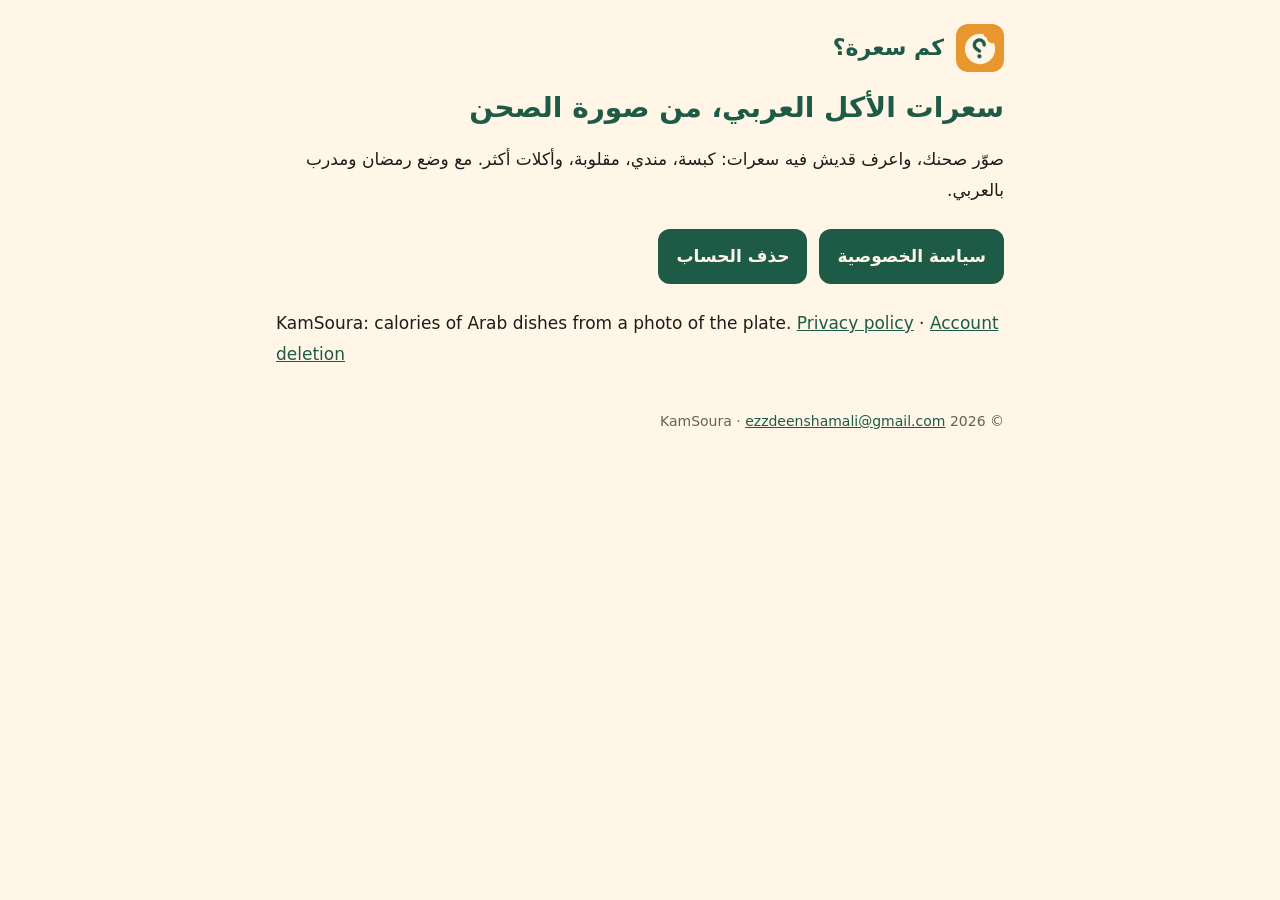
<file: index.html>
<!doctype html>
<html lang="ar" dir="rtl">
<head>
  <meta charset="utf-8">
  <meta name="viewport" content="width=device-width, initial-scale=1">
  <title>كم سعرة؟</title>
  <meta name="description" content="كم سعرة؟ (KamSoura): سعرات الأكل العربي من صورة الصحن.">
  <link rel="icon" href="kamsoura-icon.png">
  <link rel="stylesheet" href="style.css">
</head>
<body>
<main>
  <header class="brand">
    <img src="kamsoura-icon.png" alt="">
    <a href="./">كم سعرة؟</a>
  </header>

  <h1>سعرات الأكل العربي، من صورة الصحن</h1>
  <p>صوّر صحنك، واعرف قديش فيه سعرات: كبسة، مندي، مقلوبة، وأكلات أكثر. مع وضع رمضان ومدرب بالعربي.</p>

  <nav class="links">
    <a href="privacy.html">سياسة الخصوصية</a>
    <a href="delete-account.html">حذف الحساب</a>
  </nav>

  <p lang="en">KamSoura: calories of Arab dishes from a photo of the plate.
    <a href="privacy.html#english">Privacy policy</a> ·
    <a href="delete-account.html#english">Account deletion</a></p>

  <footer>© 2026 KamSoura · <a href="mailto:ezzdeenshamali@gmail.com">ezzdeenshamali@gmail.com</a></footer>
</main>
</body>
</html>
</file>
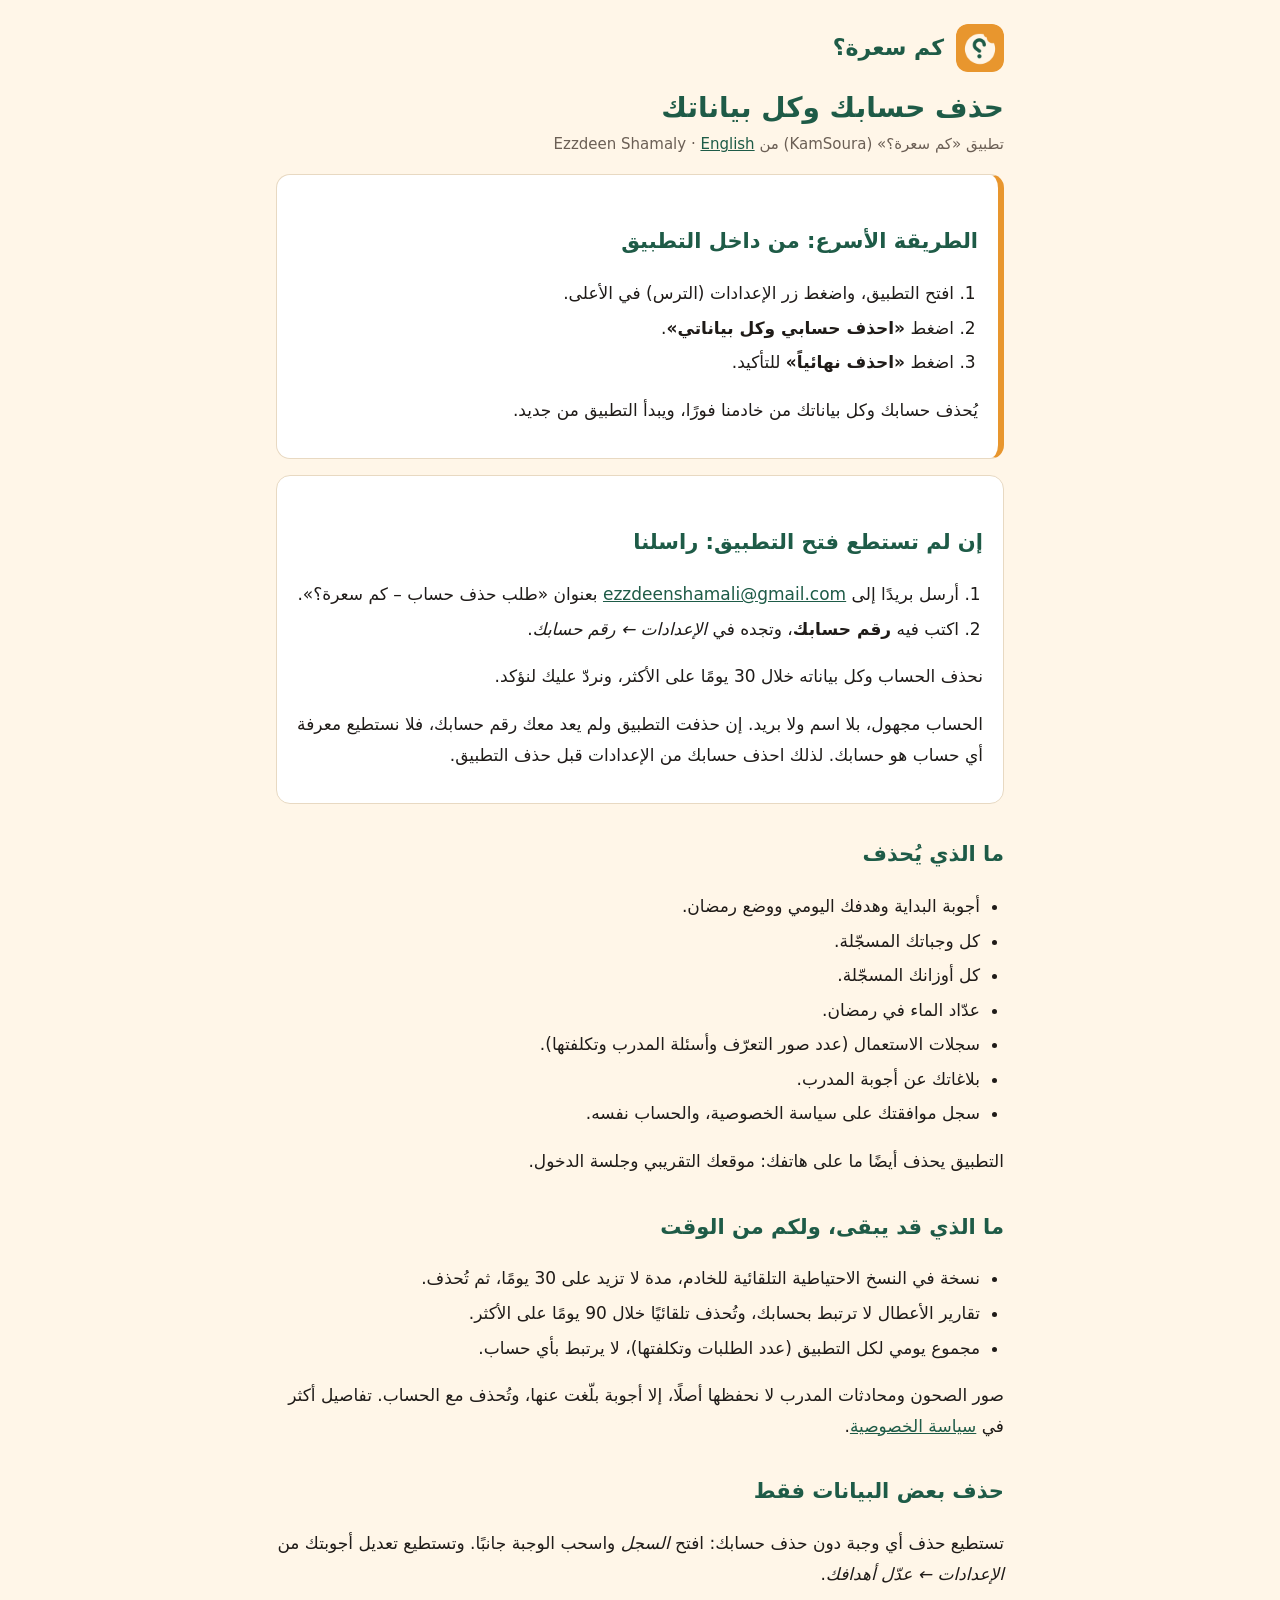
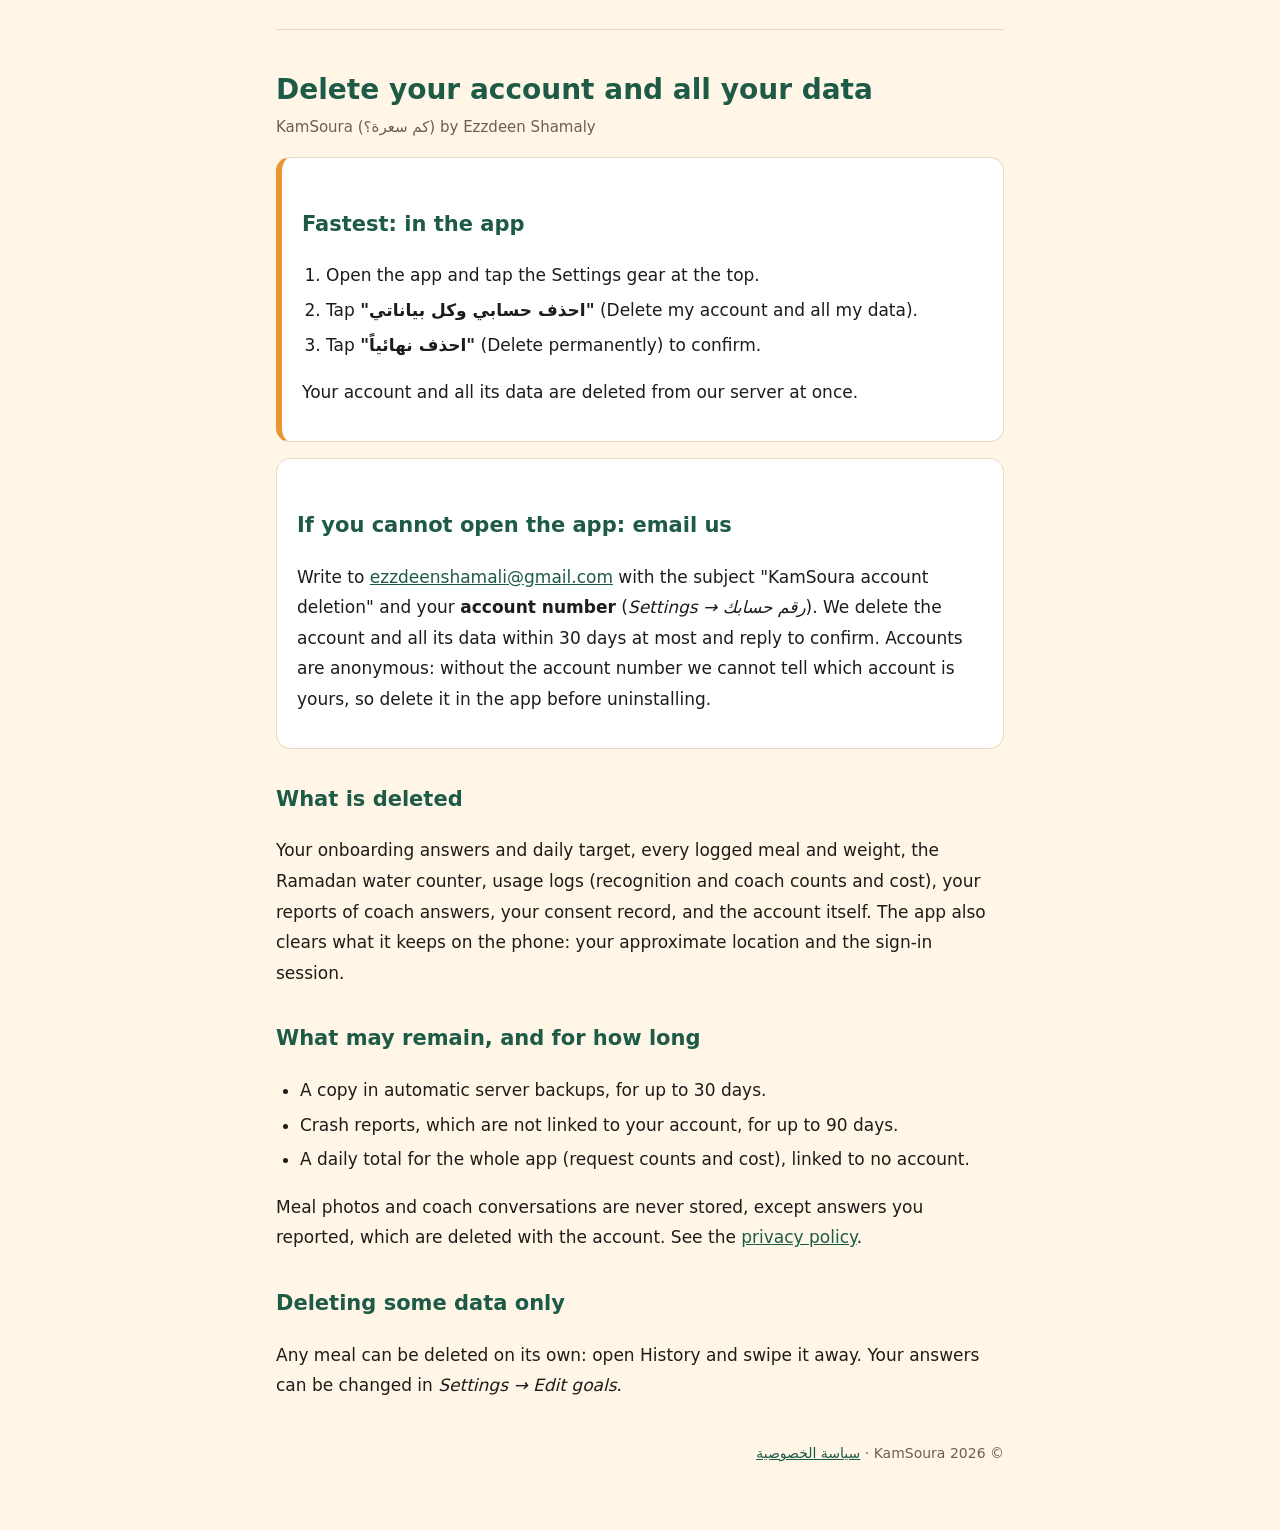
<file: delete-account.html>
<!doctype html>
<html lang="ar" dir="rtl">
<head>
  <meta charset="utf-8">
  <meta name="viewport" content="width=device-width, initial-scale=1">
  <title>حذف الحساب – كم سعرة؟</title>
  <meta name="description" content="كيف تحذف حسابك وكل بياناتك من تطبيق كم سعرة؟ (KamSoura).">
  <link rel="icon" href="kamsoura-icon.png">
  <link rel="stylesheet" href="style.css">
</head>
<body>
<main>
  <header class="brand">
    <img src="kamsoura-icon.png" alt="">
    <a href="./">كم سعرة؟</a>
  </header>

  <h1>حذف حسابك وكل بياناتك</h1>
  <p class="meta">تطبيق «كم سعرة؟» (KamSoura) من Ezzdeen Shamaly · <a href="#english">English</a></p>

  <div class="card highlight">
    <h2>الطريقة الأسرع: من داخل التطبيق</h2>
    <ol>
      <li>افتح التطبيق، واضغط زر الإعدادات (الترس) في الأعلى.</li>
      <li>اضغط <strong>«احذف حسابي وكل بياناتي»</strong>.</li>
      <li>اضغط <strong>«احذف نهائياً»</strong> للتأكيد.</li>
    </ol>
    <p>يُحذف حسابك وكل بياناتك من خادمنا فورًا، ويبدأ التطبيق من جديد.</p>
  </div>

  <div class="card">
    <h2>إن لم تستطع فتح التطبيق: راسلنا</h2>
    <ol>
      <li>أرسل بريدًا إلى <a href="mailto:ezzdeenshamali@gmail.com?subject=%D8%B7%D9%84%D8%A8%20%D8%AD%D8%B0%D9%81%20%D8%AD%D8%B3%D8%A7%D8%A8%20%E2%80%93%20%D9%83%D9%85%20%D8%B3%D8%B9%D8%B1%D8%A9%D8%9F">ezzdeenshamali@gmail.com</a>
        بعنوان «طلب حذف حساب – كم سعرة؟».</li>
      <li>اكتب فيه <strong>رقم حسابك</strong>، وتجده في <em>الإعدادات ← رقم حسابك</em>.</li>
    </ol>
    <p>نحذف الحساب وكل بياناته خلال 30 يومًا على الأكثر، ونردّ عليك لنؤكد.</p>
    <p>
      الحساب مجهول، بلا اسم ولا بريد. إن حذفت التطبيق ولم يعد معك رقم حسابك، فلا نستطيع معرفة أي
      حساب هو حسابك. لذلك احذف حسابك من الإعدادات قبل حذف التطبيق.
    </p>
  </div>

  <h2>ما الذي يُحذف</h2>
  <ul>
    <li>أجوبة البداية وهدفك اليومي ووضع رمضان.</li>
    <li>كل وجباتك المسجّلة.</li>
    <li>كل أوزانك المسجّلة.</li>
    <li>عدّاد الماء في رمضان.</li>
    <li>سجلات الاستعمال (عدد صور التعرّف وأسئلة المدرب وتكلفتها).</li>
    <li>بلاغاتك عن أجوبة المدرب.</li>
    <li>سجل موافقتك على سياسة الخصوصية، والحساب نفسه.</li>
  </ul>
  <p>
    التطبيق يحذف أيضًا ما على هاتفك: موقعك التقريبي وجلسة الدخول.
  </p>

  <h2>ما الذي قد يبقى، ولكم من الوقت</h2>
  <ul>
    <li>نسخة في النسخ الاحتياطية التلقائية للخادم، مدة لا تزيد على 30 يومًا، ثم تُحذف.</li>
    <li>تقارير الأعطال لا ترتبط بحسابك، وتُحذف تلقائيًا خلال 90 يومًا على الأكثر.</li>
    <li>مجموع يومي لكل التطبيق (عدد الطلبات وتكلفتها)، لا يرتبط بأي حساب.</li>
  </ul>
  <p>صور الصحون ومحادثات المدرب لا نحفظها أصلًا، إلا أجوبة بلّغت عنها، وتُحذف مع الحساب. تفاصيل أكثر في <a href="privacy.html">سياسة الخصوصية</a>.</p>

  <h2>حذف بعض البيانات فقط</h2>
  <p>
    تستطيع حذف أي وجبة دون حذف حسابك: افتح <em>السجل</em> واسحب الوجبة جانبًا. وتستطيع تعديل
    أجوبتك من <em>الإعدادات ← عدّل أهدافك</em>.
  </p>

  <hr>

  <section id="english" lang="en">
    <h1>Delete your account and all your data</h1>
    <p class="meta">KamSoura (كم سعرة؟) by Ezzdeen Shamaly</p>

    <div class="card highlight">
      <h2>Fastest: in the app</h2>
      <ol>
        <li>Open the app and tap the Settings gear at the top.</li>
        <li>Tap <strong>"احذف حسابي وكل بياناتي"</strong> (Delete my account and all my data).</li>
        <li>Tap <strong>"احذف نهائياً"</strong> (Delete permanently) to confirm.</li>
      </ol>
      <p>Your account and all its data are deleted from our server at once.</p>
    </div>

    <div class="card">
      <h2>If you cannot open the app: email us</h2>
      <p>
        Write to <a href="mailto:ezzdeenshamali@gmail.com?subject=KamSoura%20account%20deletion">ezzdeenshamali@gmail.com</a>
        with the subject "KamSoura account deletion" and your <strong>account number</strong>
        (<em>Settings → رقم حسابك</em>). We delete the account and all its data within 30 days at
        most and reply to confirm. Accounts are anonymous: without the account number we cannot
        tell which account is yours, so delete it in the app before uninstalling.
      </p>
    </div>

    <h2>What is deleted</h2>
    <p>
      Your onboarding answers and daily target, every logged meal and weight, the Ramadan water
      counter, usage logs (recognition and coach counts and cost), your reports of coach
      answers, your consent record, and the account itself. The app also clears what it keeps on the phone: your approximate location
      and the sign-in session.
    </p>

    <h2>What may remain, and for how long</h2>
    <ul>
      <li>A copy in automatic server backups, for up to 30 days.</li>
      <li>Crash reports, which are not linked to your account, for up to 90 days.</li>
      <li>A daily total for the whole app (request counts and cost), linked to no account.</li>
    </ul>
    <p>Meal photos and coach conversations are never stored, except answers you reported,
      which are deleted with the account. See the
      <a href="privacy.html#english">privacy policy</a>.</p>

    <h2>Deleting some data only</h2>
    <p>Any meal can be deleted on its own: open History and swipe it away. Your answers can be
      changed in <em>Settings → Edit goals</em>.</p>
  </section>

  <footer>© 2026 KamSoura · <a href="privacy.html">سياسة الخصوصية</a></footer>
</main>
</body>
</html>
</file>
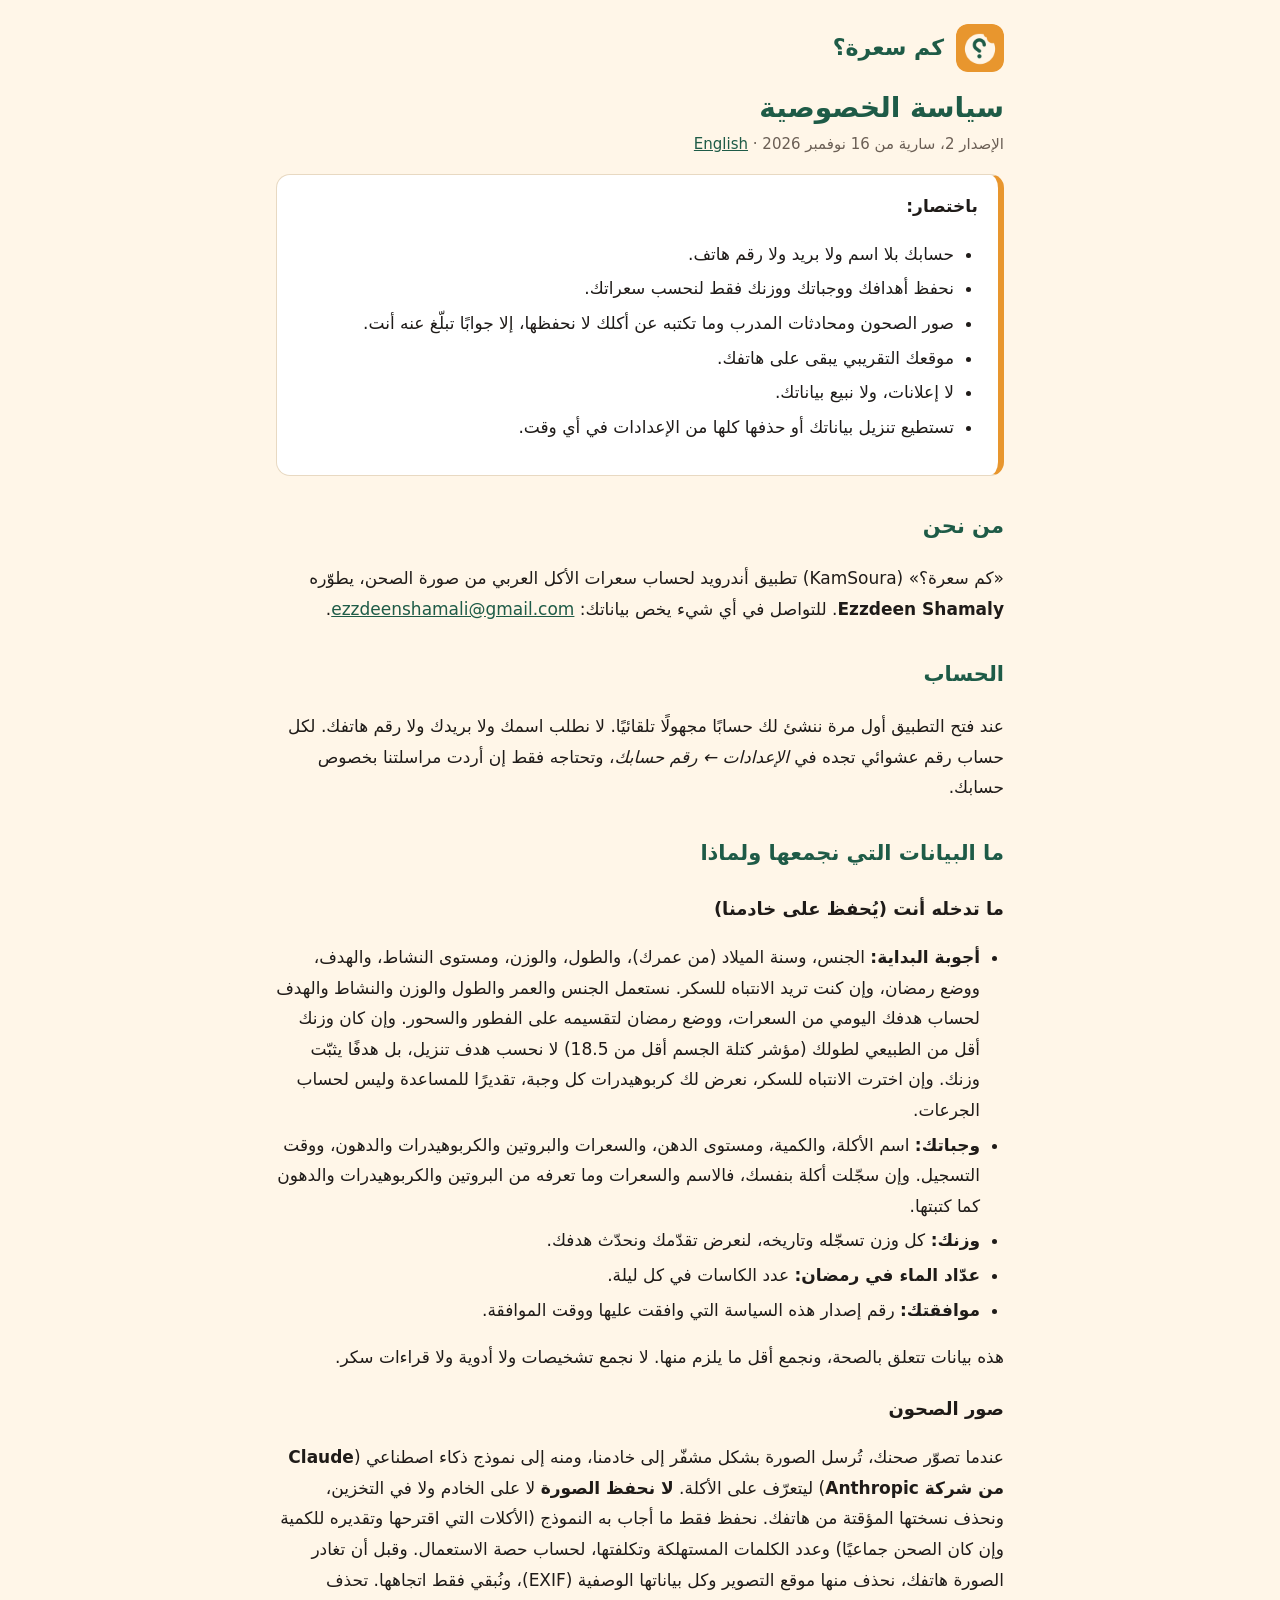
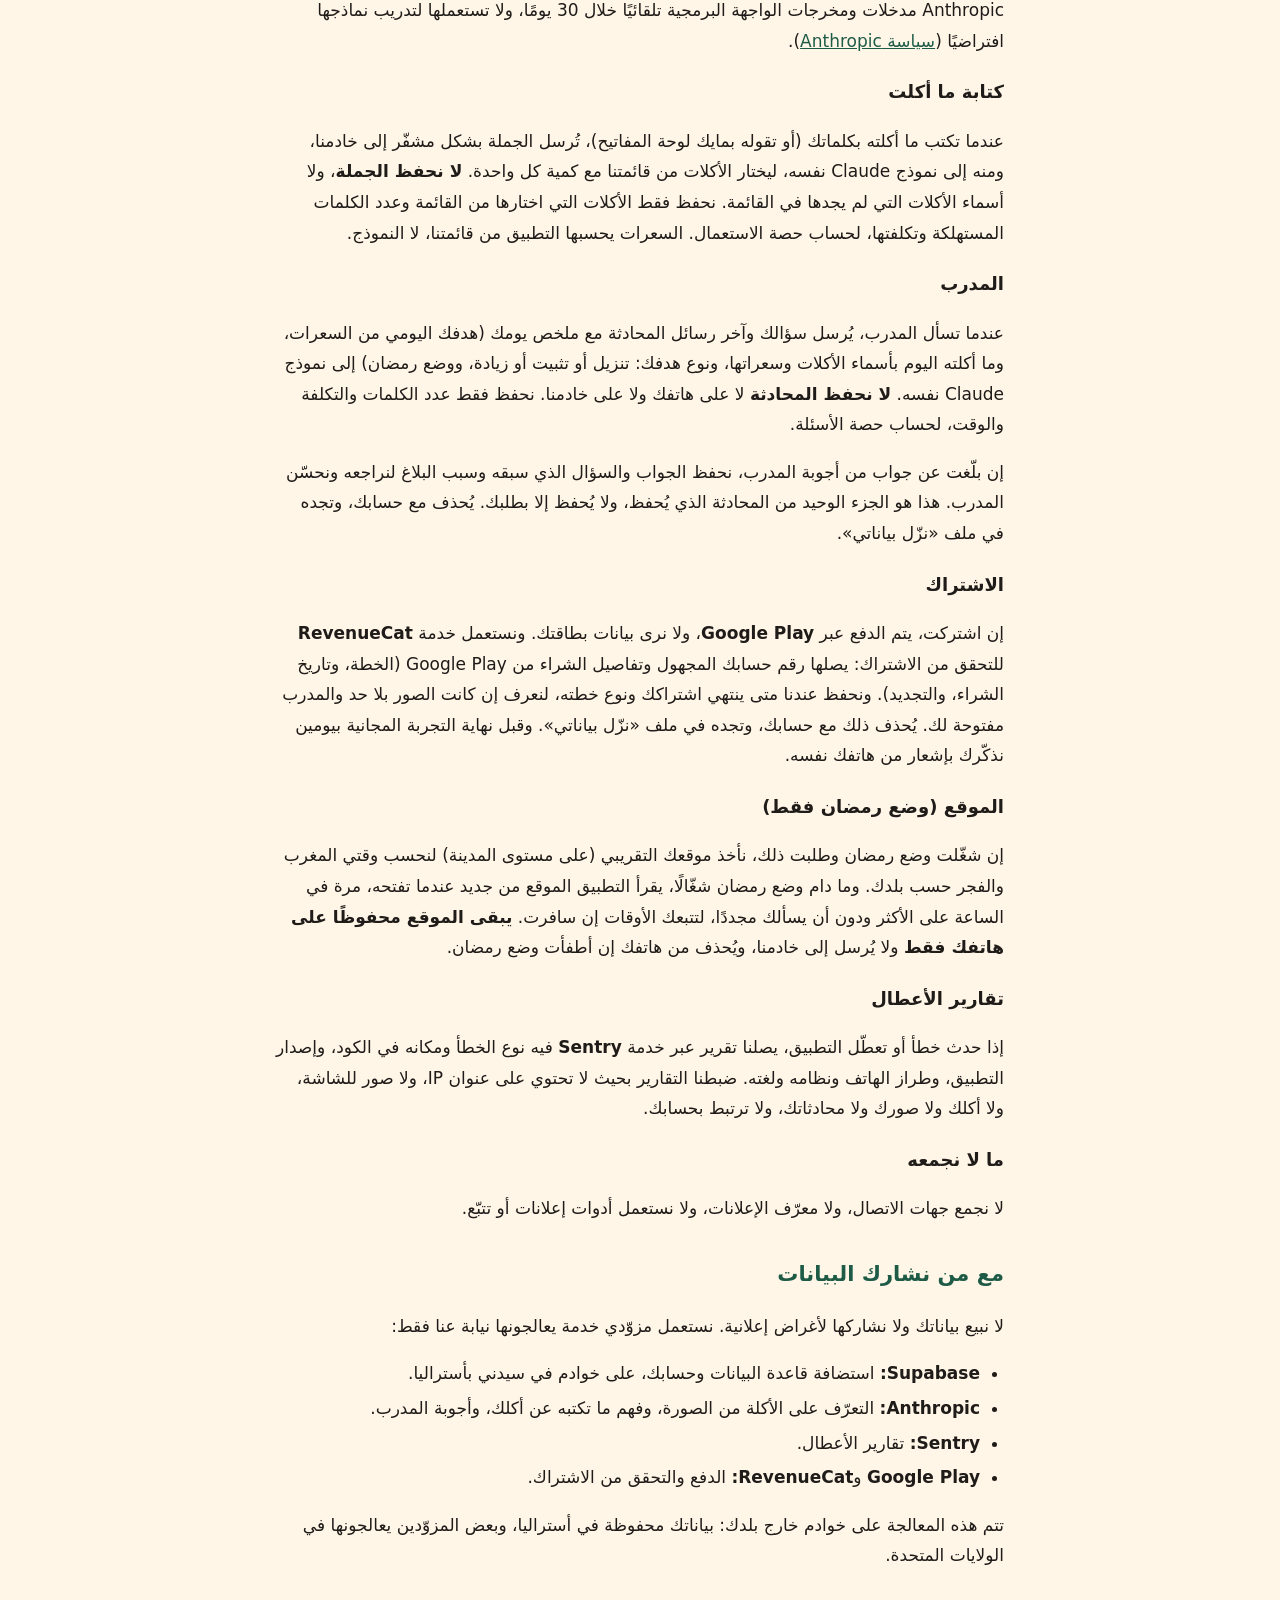
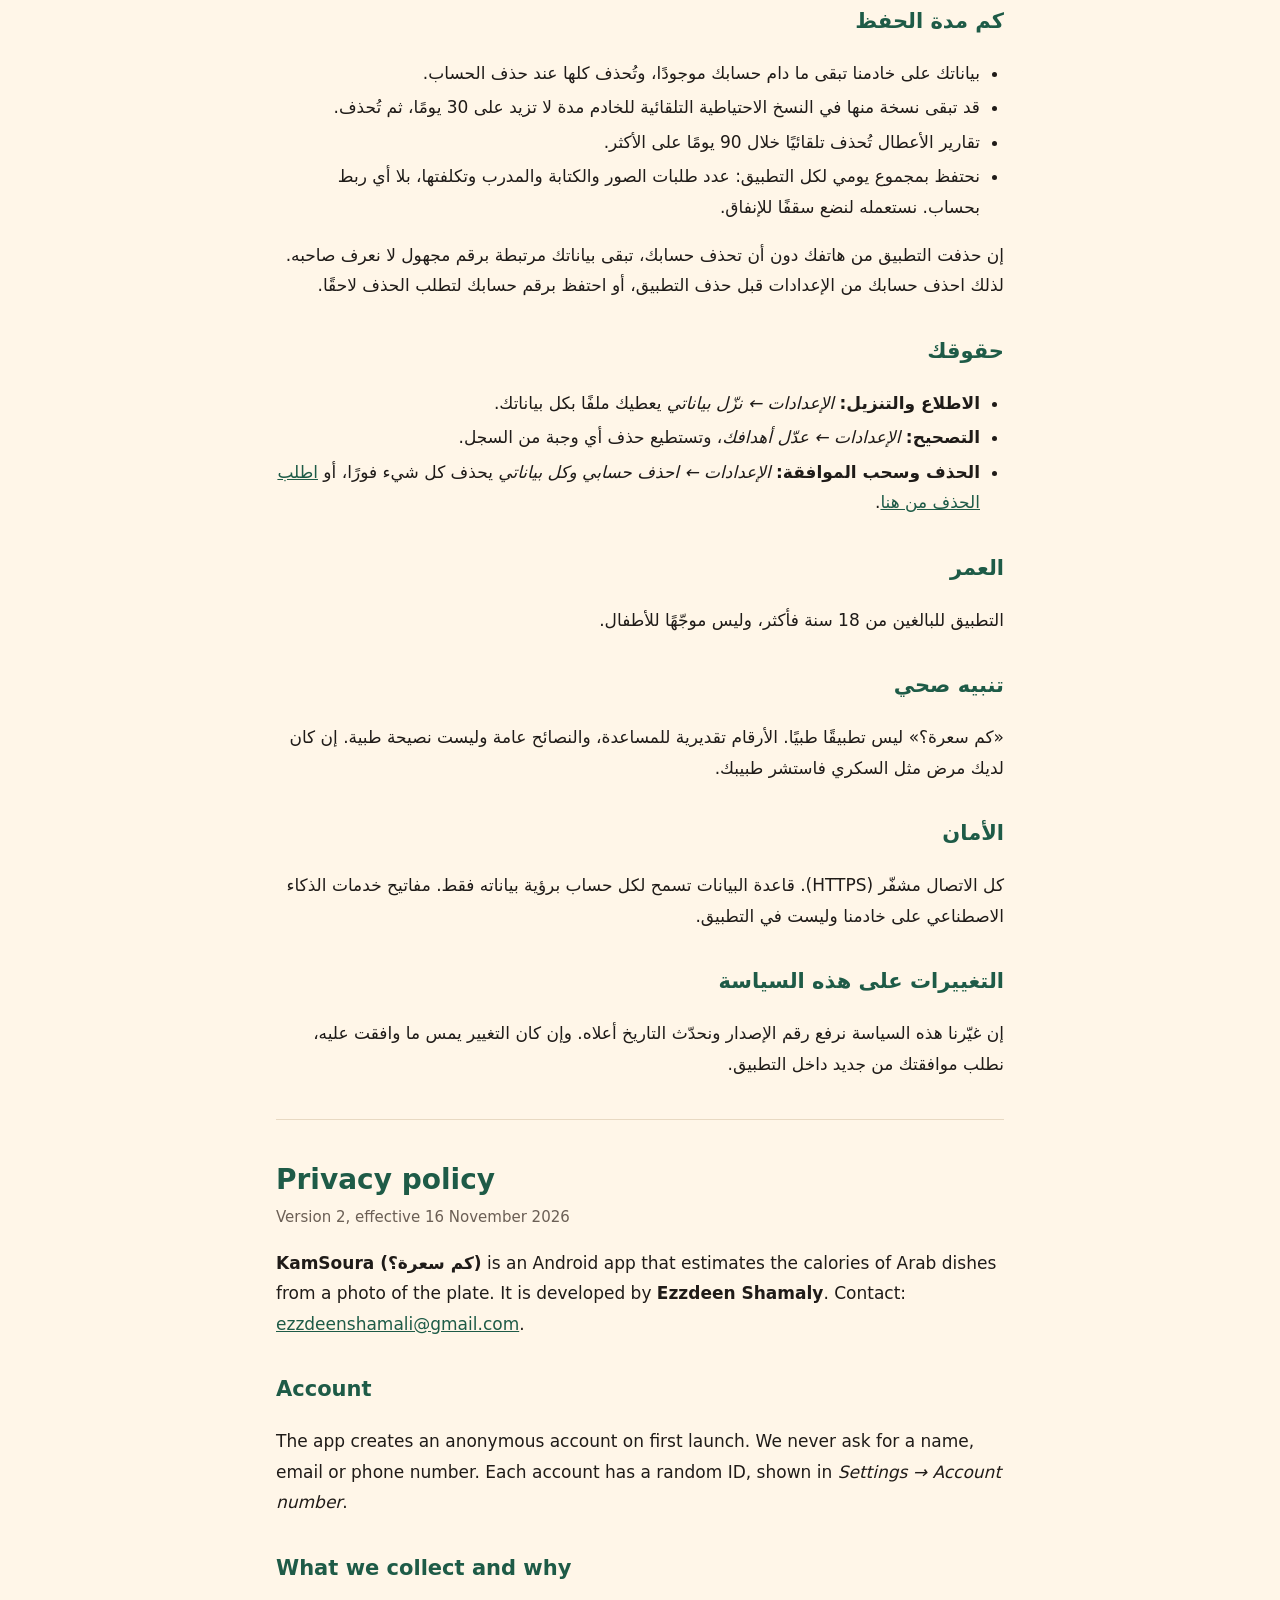
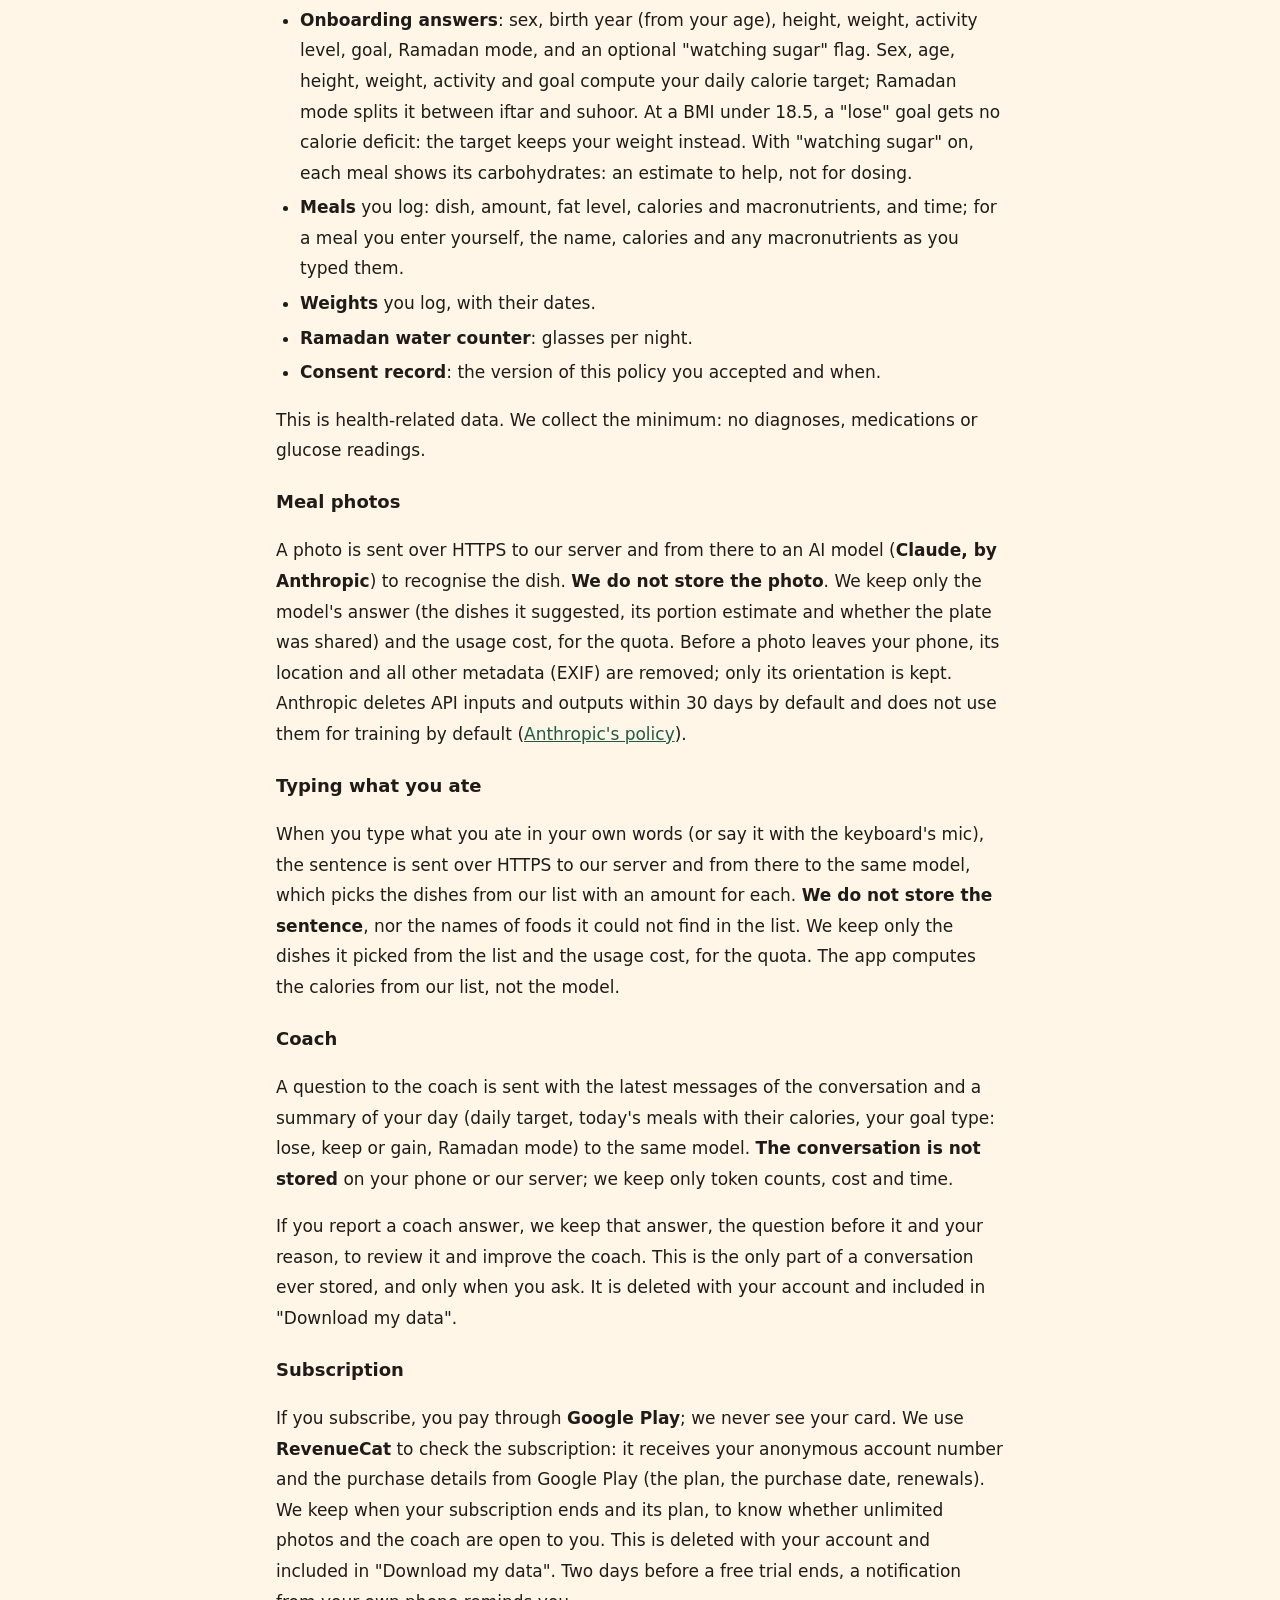
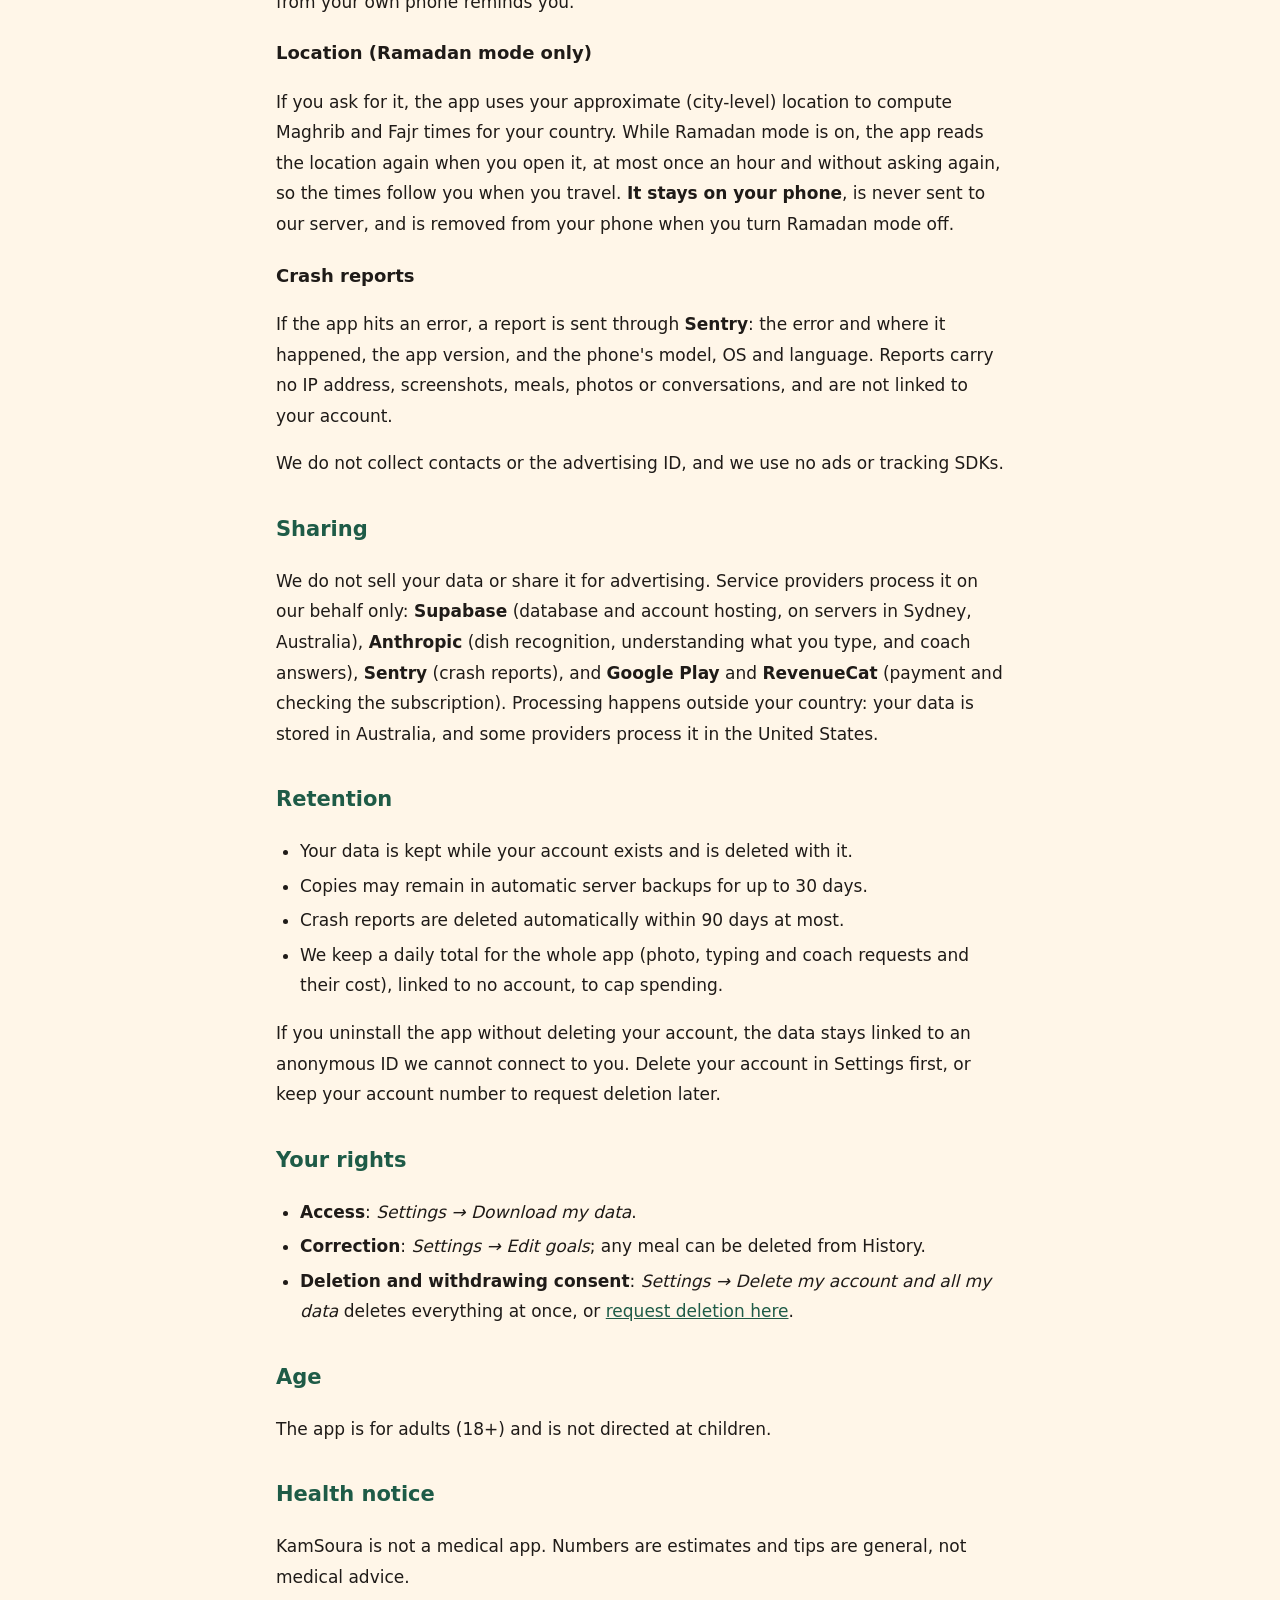
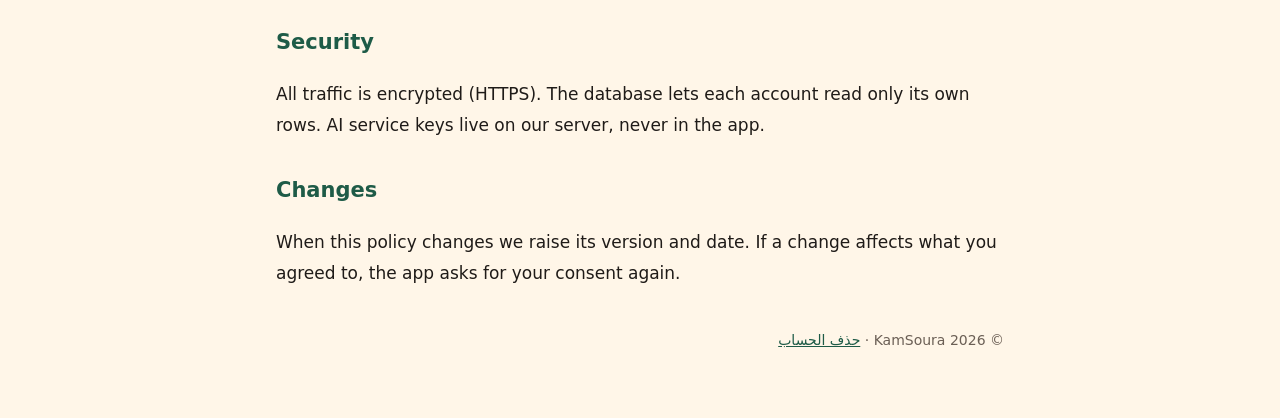
<file: privacy.html>
<!doctype html>
<html lang="ar" dir="rtl">
<head>
  <meta charset="utf-8">
  <meta name="viewport" content="width=device-width, initial-scale=1">
  <title>سياسة الخصوصية – كم سعرة؟</title>
  <meta name="description" content="سياسة الخصوصية لتطبيق كم سعرة؟ (KamSoura): ما البيانات التي نجمعها، ولماذا، وكيف تحذفها.">
  <link rel="icon" href="kamsoura-icon.png">
  <link rel="stylesheet" href="style.css">
</head>
<body>
<main>
  <header class="brand">
    <img src="kamsoura-icon.png" alt="">
    <a href="./">كم سعرة؟</a>
  </header>

  <h1>سياسة الخصوصية</h1>
  <p class="meta">الإصدار 2، سارية من 16 نوفمبر 2026 · <a href="#english">English</a></p>

  <div class="card highlight">
    <strong>باختصار:</strong>
    <ul>
      <li>حسابك بلا اسم ولا بريد ولا رقم هاتف.</li>
      <li>نحفظ أهدافك ووجباتك ووزنك فقط لنحسب سعراتك.</li>
      <li>صور الصحون ومحادثات المدرب وما تكتبه عن أكلك لا نحفظها، إلا جوابًا تبلّغ عنه أنت.</li>
      <li>موقعك التقريبي يبقى على هاتفك.</li>
      <li>لا إعلانات، ولا نبيع بياناتك.</li>
      <li>تستطيع تنزيل بياناتك أو حذفها كلها من الإعدادات في أي وقت.</li>
    </ul>
  </div>

  <h2>من نحن</h2>
  <p>
    «كم سعرة؟» (KamSoura) تطبيق أندرويد لحساب سعرات الأكل العربي من صورة الصحن،
    يطوّره <strong>Ezzdeen Shamaly</strong>. للتواصل في أي شيء يخص بياناتك:
    <a href="mailto:ezzdeenshamali@gmail.com">ezzdeenshamali@gmail.com</a>.
  </p>

  <h2>الحساب</h2>
  <p>
    عند فتح التطبيق أول مرة ننشئ لك حسابًا مجهولًا تلقائيًا. لا نطلب اسمك ولا بريدك ولا رقم
    هاتفك. لكل حساب رقم عشوائي تجده في <em>الإعدادات ← رقم حسابك</em>، وتحتاجه فقط إن أردت مراسلتنا
    بخصوص حسابك.
  </p>

  <h2>ما البيانات التي نجمعها ولماذا</h2>
  <h3>ما تدخله أنت (يُحفظ على خادمنا)</h3>
  <ul>
    <li><strong>أجوبة البداية:</strong> الجنس، وسنة الميلاد (من عمرك)، والطول، والوزن، ومستوى النشاط، والهدف، ووضع رمضان، وإن كنت تريد الانتباه للسكر.
      نستعمل الجنس والعمر والطول والوزن والنشاط والهدف لحساب هدفك اليومي من السعرات، ووضع رمضان لتقسيمه على الفطور والسحور.
      وإن كان وزنك أقل من الطبيعي لطولك (مؤشر كتلة الجسم أقل من 18.5) لا نحسب هدف تنزيل، بل هدفًا يثبّت وزنك.
      وإن اخترت الانتباه للسكر، نعرض لك كربوهيدرات كل وجبة، تقديرًا للمساعدة وليس لحساب الجرعات.</li>
    <li><strong>وجباتك:</strong> اسم الأكلة، والكمية، ومستوى الدهن، والسعرات والبروتين والكربوهيدرات والدهون، ووقت التسجيل. وإن سجّلت أكلة بنفسك، فالاسم والسعرات وما تعرفه من البروتين والكربوهيدرات والدهون كما كتبتها.</li>
    <li><strong>وزنك:</strong> كل وزن تسجّله وتاريخه، لنعرض تقدّمك ونحدّث هدفك.</li>
    <li><strong>عدّاد الماء في رمضان:</strong> عدد الكاسات في كل ليلة.</li>
    <li><strong>موافقتك:</strong> رقم إصدار هذه السياسة التي وافقت عليها ووقت الموافقة.</li>
  </ul>
  <p>هذه بيانات تتعلق بالصحة، ونجمع أقل ما يلزم منها. لا نجمع تشخيصات ولا أدوية ولا قراءات سكر.</p>

  <h3>صور الصحون</h3>
  <p>
    عندما تصوّر صحنك، تُرسل الصورة بشكل مشفّر إلى خادمنا، ومنه إلى نموذج ذكاء اصطناعي
    (<strong>Claude من شركة Anthropic</strong>) ليتعرّف على الأكلة. <strong>لا نحفظ الصورة</strong>
    لا على الخادم ولا في التخزين، ونحذف نسختها المؤقتة من هاتفك. نحفظ فقط ما أجاب به النموذج
    (الأكلات التي اقترحها وتقديره للكمية وإن كان الصحن جماعيًا) وعدد الكلمات المستهلكة وتكلفتها،
    لحساب حصة الاستعمال.
    وقبل أن تغادر الصورة هاتفك، نحذف منها موقع التصوير وكل بياناتها الوصفية (EXIF)، ونُبقي فقط اتجاهها.
    تحذف Anthropic مدخلات ومخرجات الواجهة البرمجية تلقائيًا خلال 30 يومًا، ولا تستعملها لتدريب
    نماذجها افتراضيًا
    (<a href="https://privacy.claude.com/en/articles/7996866-how-long-do-you-store-commercial-api-data" rel="noopener">سياسة Anthropic</a>).
  </p>

  <h3>كتابة ما أكلت</h3>
  <p>
    عندما تكتب ما أكلته بكلماتك (أو تقوله بمايك لوحة المفاتيح)، تُرسل الجملة بشكل مشفّر إلى خادمنا،
    ومنه إلى نموذج Claude نفسه، ليختار الأكلات من قائمتنا مع كمية كل واحدة. <strong>لا نحفظ الجملة</strong>،
    ولا أسماء الأكلات التي لم يجدها في القائمة. نحفظ فقط الأكلات التي اختارها من القائمة وعدد الكلمات
    المستهلكة وتكلفتها، لحساب حصة الاستعمال. السعرات يحسبها التطبيق من قائمتنا، لا النموذج.
  </p>

  <h3>المدرب</h3>
  <p>
    عندما تسأل المدرب، يُرسل سؤالك وآخر رسائل المحادثة مع ملخص يومك (هدفك اليومي من السعرات، وما
    أكلته اليوم بأسماء الأكلات وسعراتها، ونوع هدفك: تنزيل أو تثبيت أو زيادة، ووضع رمضان) إلى نموذج
    Claude نفسه. <strong>لا نحفظ المحادثة</strong> لا على هاتفك
    ولا على خادمنا. نحفظ فقط عدد الكلمات والتكلفة والوقت، لحساب حصة الأسئلة.
  </p>
  <p>
    إن بلّغت عن جواب من أجوبة المدرب، نحفظ الجواب والسؤال الذي سبقه وسبب البلاغ لنراجعه ونحسّن المدرب.
    هذا هو الجزء الوحيد من المحادثة الذي يُحفظ، ولا يُحفظ إلا بطلبك. يُحذف مع حسابك، وتجده في ملف «نزّل بياناتي».
  </p>

  <h3>الاشتراك</h3>
  <p>
    إن اشتركت، يتم الدفع عبر <strong>Google Play</strong>، ولا نرى بيانات بطاقتك. ونستعمل خدمة
    <strong>RevenueCat</strong> للتحقق من الاشتراك: يصلها رقم حسابك المجهول وتفاصيل الشراء من Google Play
    (الخطة، وتاريخ الشراء، والتجديد). ونحفظ عندنا متى ينتهي اشتراكك ونوع خطته، لنعرف إن كانت الصور بلا حد
    والمدرب مفتوحة لك. يُحذف ذلك مع حسابك، وتجده في ملف «نزّل بياناتي». وقبل نهاية التجربة المجانية بيومين
    نذكّرك بإشعار من هاتفك نفسه.
  </p>

  <h3>الموقع (وضع رمضان فقط)</h3>
  <p>
    إن شغّلت وضع رمضان وطلبت ذلك، نأخذ موقعك التقريبي (على مستوى المدينة) لنحسب وقتي المغرب
    والفجر حسب بلدك. وما دام وضع رمضان شغّالًا، يقرأ التطبيق الموقع من جديد عندما تفتحه، مرة في الساعة
    على الأكثر ودون أن يسألك مجددًا، لتتبعك الأوقات إن سافرت. <strong>يبقى الموقع محفوظًا على هاتفك
    فقط</strong> ولا يُرسل إلى خادمنا، ويُحذف من هاتفك إن أطفأت وضع رمضان.
  </p>

  <h3>تقارير الأعطال</h3>
  <p>
    إذا حدث خطأ أو تعطّل التطبيق، يصلنا تقرير عبر خدمة <strong>Sentry</strong> فيه نوع الخطأ ومكانه
    في الكود، وإصدار التطبيق، وطراز الهاتف ونظامه ولغته. ضبطنا التقارير بحيث لا تحتوي على عنوان IP،
    ولا صور للشاشة، ولا أكلك ولا صورك ولا محادثاتك، ولا ترتبط بحسابك.
  </p>

  <h3>ما لا نجمعه</h3>
  <p>لا نجمع جهات الاتصال، ولا معرّف الإعلانات، ولا نستعمل أدوات إعلانات أو تتبّع.</p>

  <h2>مع من نشارك البيانات</h2>
  <p>لا نبيع بياناتك ولا نشاركها لأغراض إعلانية. نستعمل مزوّدي خدمة يعالجونها نيابة عنا فقط:</p>
  <ul>
    <li><strong>Supabase:</strong> استضافة قاعدة البيانات وحسابك، على خوادم في سيدني بأستراليا.</li>
    <li><strong>Anthropic:</strong> التعرّف على الأكلة من الصورة، وفهم ما تكتبه عن أكلك، وأجوبة المدرب.</li>
    <li><strong>Sentry:</strong> تقارير الأعطال.</li>
    <li><strong>Google Play</strong> و<strong>RevenueCat:</strong> الدفع والتحقق من الاشتراك.</li>
  </ul>
  <p>تتم هذه المعالجة على خوادم خارج بلدك: بياناتك محفوظة في أستراليا، وبعض المزوّدين يعالجونها في
    الولايات المتحدة.</p>

  <h2>كم مدة الحفظ</h2>
  <ul>
    <li>بياناتك على خادمنا تبقى ما دام حسابك موجودًا، وتُحذف كلها عند حذف الحساب.</li>
    <li>قد تبقى نسخة منها في النسخ الاحتياطية التلقائية للخادم مدة لا تزيد على 30 يومًا، ثم تُحذف.</li>
    <li>تقارير الأعطال تُحذف تلقائيًا خلال 90 يومًا على الأكثر.</li>
    <li>نحتفظ بمجموع يومي لكل التطبيق: عدد طلبات الصور والكتابة والمدرب وتكلفتها، بلا أي ربط بحساب. نستعمله لنضع سقفًا للإنفاق.</li>
  </ul>
  <p>
    إن حذفت التطبيق من هاتفك دون أن تحذف حسابك، تبقى بياناتك مرتبطة برقم مجهول لا نعرف صاحبه.
    لذلك احذف حسابك من الإعدادات قبل حذف التطبيق، أو احتفظ برقم حسابك لتطلب الحذف لاحقًا.
  </p>

  <h2>حقوقك</h2>
  <ul>
    <li><strong>الاطلاع والتنزيل:</strong> <em>الإعدادات ← نزّل بياناتي</em> يعطيك ملفًا بكل بياناتك.</li>
    <li><strong>التصحيح:</strong> <em>الإعدادات ← عدّل أهدافك</em>، وتستطيع حذف أي وجبة من السجل.</li>
    <li><strong>الحذف وسحب الموافقة:</strong> <em>الإعدادات ← احذف حسابي وكل بياناتي</em> يحذف كل شيء فورًا،
      أو <a href="delete-account.html">اطلب الحذف من هنا</a>.</li>
  </ul>

  <h2>العمر</h2>
  <p>التطبيق للبالغين من 18 سنة فأكثر، وليس موجّهًا للأطفال.</p>

  <h2>تنبيه صحي</h2>
  <p>
    «كم سعرة؟» ليس تطبيقًا طبيًا. الأرقام تقديرية للمساعدة، والنصائح عامة وليست نصيحة طبية.
    إن كان لديك مرض مثل السكري فاستشر طبيبك.
  </p>

  <h2>الأمان</h2>
  <p>
    كل الاتصال مشفّر (HTTPS). قاعدة البيانات تسمح لكل حساب برؤية بياناته فقط. مفاتيح خدمات الذكاء
    الاصطناعي على خادمنا وليست في التطبيق.
  </p>

  <h2>التغييرات على هذه السياسة</h2>
  <p>
    إن غيّرنا هذه السياسة نرفع رقم الإصدار ونحدّث التاريخ أعلاه. وإن كان التغيير يمس ما وافقت عليه،
    نطلب موافقتك من جديد داخل التطبيق.
  </p>

  <hr>

  <section id="english" lang="en">
    <h1>Privacy policy</h1>
    <p class="meta">Version 2, effective 16 November 2026</p>

    <p>
      <strong>KamSoura (كم سعرة؟)</strong> is an Android app that estimates the calories of Arab
      dishes from a photo of the plate. It is developed by <strong>Ezzdeen Shamaly</strong>.
      Contact: <a href="mailto:ezzdeenshamali@gmail.com">ezzdeenshamali@gmail.com</a>.
    </p>

    <h2>Account</h2>
    <p>
      The app creates an anonymous account on first launch. We never ask for a name, email or
      phone number. Each account has a random ID, shown in <em>Settings → Account number</em>.
    </p>

    <h2>What we collect and why</h2>
    <ul>
      <li><strong>Onboarding answers</strong>: sex, birth year (from your age), height, weight,
        activity level, goal, Ramadan mode, and an optional "watching sugar" flag. Sex, age,
        height, weight, activity and goal compute your daily calorie target; Ramadan mode splits
        it between iftar and suhoor. At a BMI under 18.5, a "lose" goal gets no calorie deficit:
        the target keeps your weight instead. With "watching sugar" on, each meal shows its
        carbohydrates: an estimate to help, not for dosing.</li>
      <li><strong>Meals</strong> you log: dish, amount, fat level, calories and macronutrients,
        and time; for a meal you enter yourself, the name, calories and any macronutrients as
        you typed them.</li>
      <li><strong>Weights</strong> you log, with their dates.</li>
      <li><strong>Ramadan water counter</strong>: glasses per night.</li>
      <li><strong>Consent record</strong>: the version of this policy you accepted and when.</li>
    </ul>
    <p>This is health-related data. We collect the minimum: no diagnoses, medications or
      glucose readings.</p>

    <h3>Meal photos</h3>
    <p>
      A photo is sent over HTTPS to our server and from there to an AI model
      (<strong>Claude, by Anthropic</strong>) to recognise the dish. <strong>We do not store the
      photo</strong>. We keep only the model's answer (the dishes it suggested, its portion
      estimate and whether the plate was shared) and the usage cost, for the quota.
      Before a photo leaves your phone, its location and all other metadata (EXIF) are removed;
      only its orientation is kept.
      Anthropic deletes API inputs and outputs within 30 days by default and does not use them
      for training by default
      (<a href="https://privacy.claude.com/en/articles/7996866-how-long-do-you-store-commercial-api-data" rel="noopener">Anthropic's policy</a>).
    </p>

    <h3>Typing what you ate</h3>
    <p>
      When you type what you ate in your own words (or say it with the keyboard's mic), the
      sentence is sent over HTTPS to our server and from there to the same model, which picks
      the dishes from our list with an amount for each. <strong>We do not store the
      sentence</strong>, nor the names of foods it could not find in the list. We keep only the
      dishes it picked from the list and the usage cost, for the quota. The app computes the
      calories from our list, not the model.
    </p>

    <h3>Coach</h3>
    <p>
      A question to the coach is sent with the latest messages of the conversation and a
      summary of your day (daily target, today's meals with their calories, your goal type:
      lose, keep or gain, Ramadan mode) to the same model. <strong>The conversation is
      not stored</strong> on your phone or our server; we keep only token counts, cost and time.
    </p>
    <p>
      If you report a coach answer, we keep that answer, the question before it and your reason,
      to review it and improve the coach. This is the only part of a conversation ever stored,
      and only when you ask. It is deleted with your account and included in "Download my data".
    </p>

    <h3>Subscription</h3>
    <p>
      If you subscribe, you pay through <strong>Google Play</strong>; we never see your card. We use
      <strong>RevenueCat</strong> to check the subscription: it receives your anonymous account number
      and the purchase details from Google Play (the plan, the purchase date, renewals). We keep when
      your subscription ends and its plan, to know whether unlimited photos and the coach are open
      to you. This is deleted with your account and included in "Download my data". Two days before
      a free trial ends, a notification from your own phone reminds you.
    </p>

    <h3>Location (Ramadan mode only)</h3>
    <p>If you ask for it, the app uses your approximate (city-level) location to compute Maghrib
      and Fajr times for your country. While Ramadan mode is on, the app reads the location again
      when you open it, at most once an hour and without asking again, so the times follow you
      when you travel. <strong>It stays on your phone</strong>, is never sent to our server, and
      is removed from your phone when you turn Ramadan mode off.</p>

    <h3>Crash reports</h3>
    <p>
      If the app hits an error, a report is sent through <strong>Sentry</strong>: the error and
      where it happened, the app version, and the phone's model, OS and language. Reports carry
      no IP address, screenshots, meals, photos or conversations, and are not linked to your
      account.
    </p>

    <p>We do not collect contacts or the advertising ID, and we use no ads or tracking SDKs.</p>

    <h2>Sharing</h2>
    <p>
      We do not sell your data or share it for advertising. Service providers process it on our
      behalf only: <strong>Supabase</strong> (database and account hosting, on servers in
      Sydney, Australia),
      <strong>Anthropic</strong> (dish recognition, understanding what you type, and coach
      answers), <strong>Sentry</strong> (crash reports), and <strong>Google Play</strong> and
      <strong>RevenueCat</strong> (payment and checking the subscription). Processing happens
      outside your country: your data is stored in Australia, and some providers process it in
      the United States.
    </p>

    <h2>Retention</h2>
    <ul>
      <li>Your data is kept while your account exists and is deleted with it.</li>
      <li>Copies may remain in automatic server backups for up to 30 days.</li>
      <li>Crash reports are deleted automatically within 90 days at most.</li>
      <li>We keep a daily total for the whole app (photo, typing and coach requests and their cost),
        linked to no account, to cap spending.</li>
    </ul>
    <p>If you uninstall the app without deleting your account, the data stays linked to an
      anonymous ID we cannot connect to you. Delete your account in Settings first, or keep your
      account number to request deletion later.</p>

    <h2>Your rights</h2>
    <ul>
      <li><strong>Access</strong>: <em>Settings → Download my data</em>.</li>
      <li><strong>Correction</strong>: <em>Settings → Edit goals</em>; any meal can be deleted
        from History.</li>
      <li><strong>Deletion and withdrawing consent</strong>: <em>Settings → Delete my account and
        all my data</em> deletes everything at once, or
        <a href="delete-account.html#english">request deletion here</a>.</li>
    </ul>

    <h2>Age</h2>
    <p>The app is for adults (18+) and is not directed at children.</p>

    <h2>Health notice</h2>
    <p>KamSoura is not a medical app. Numbers are estimates and tips are general, not medical
      advice.</p>

    <h2>Security</h2>
    <p>All traffic is encrypted (HTTPS). The database lets each account read only its own rows.
      AI service keys live on our server, never in the app.</p>

    <h2>Changes</h2>
    <p>When this policy changes we raise its version and date. If a change affects what you
      agreed to, the app asks for your consent again.</p>
  </section>

  <footer>© 2026 KamSoura · <a href="delete-account.html">حذف الحساب</a></footer>
</main>
</body>
</html>
</file>
<file: style.css>
:root {
  --saffron: #e8962e;
  --cardamom: #1e5b47;
  --cream: #fff6e8;
  --charcoal: #1f1b18;
  --muted: #6b5f55;
  --surface: #ffffff;
  --border: #e8d9c2;
}

* { box-sizing: border-box; }

body {
  margin: 0;
  background: var(--cream);
  color: var(--charcoal);
  font-family: "IBM Plex Sans Arabic", system-ui, -apple-system, "Segoe UI", Tahoma, sans-serif;
  line-height: 1.8;
  font-size: 17px;
}

main {
  max-width: 760px;
  margin: 0 auto;
  padding: 24px 16px 64px;
}

header.brand {
  display: flex;
  align-items: center;
  gap: 12px;
  margin-bottom: 8px;
}

header.brand img {
  width: 48px;
  height: 48px;
  border-radius: 12px;
}

header.brand a {
  color: var(--cardamom);
  font-weight: 800;
  font-size: 22px;
  text-decoration: none;
}

h1 { color: var(--cardamom); font-size: 28px; line-height: 1.4; margin: 16px 0 4px; }
h2 { color: var(--cardamom); font-size: 21px; margin: 32px 0 8px; }
h3 { font-size: 18px; margin: 20px 0 4px; }

.meta { color: var(--muted); font-size: 15px; margin: 0 0 16px; }

.card {
  background: var(--surface);
  border: 1px solid var(--border);
  border-radius: 14px;
  padding: 16px 20px;
  margin: 16px 0;
}

.card.highlight { border-inline-start: 6px solid var(--saffron); }

ul, ol { padding-inline-start: 24px; }
li { margin: 4px 0; }

a { color: var(--cardamom); }

code {
  background: var(--border);
  border-radius: 6px;
  padding: 1px 6px;
  font-size: 15px;
}

nav.links { display: flex; flex-wrap: wrap; gap: 12px; margin: 24px 0; }

nav.links a {
  background: var(--cardamom);
  color: var(--cream);
  border-radius: 12px;
  padding: 12px 18px;
  text-decoration: none;
  font-weight: 700;
}

hr { border: 0; border-top: 1px solid var(--border); margin: 40px 0; }

[lang="en"] {
  direction: ltr;
  text-align: left;
  font-family: system-ui, -apple-system, "Segoe UI", Roboto, sans-serif;
}

footer { color: var(--muted); font-size: 14px; margin-top: 40px; }
</file>
